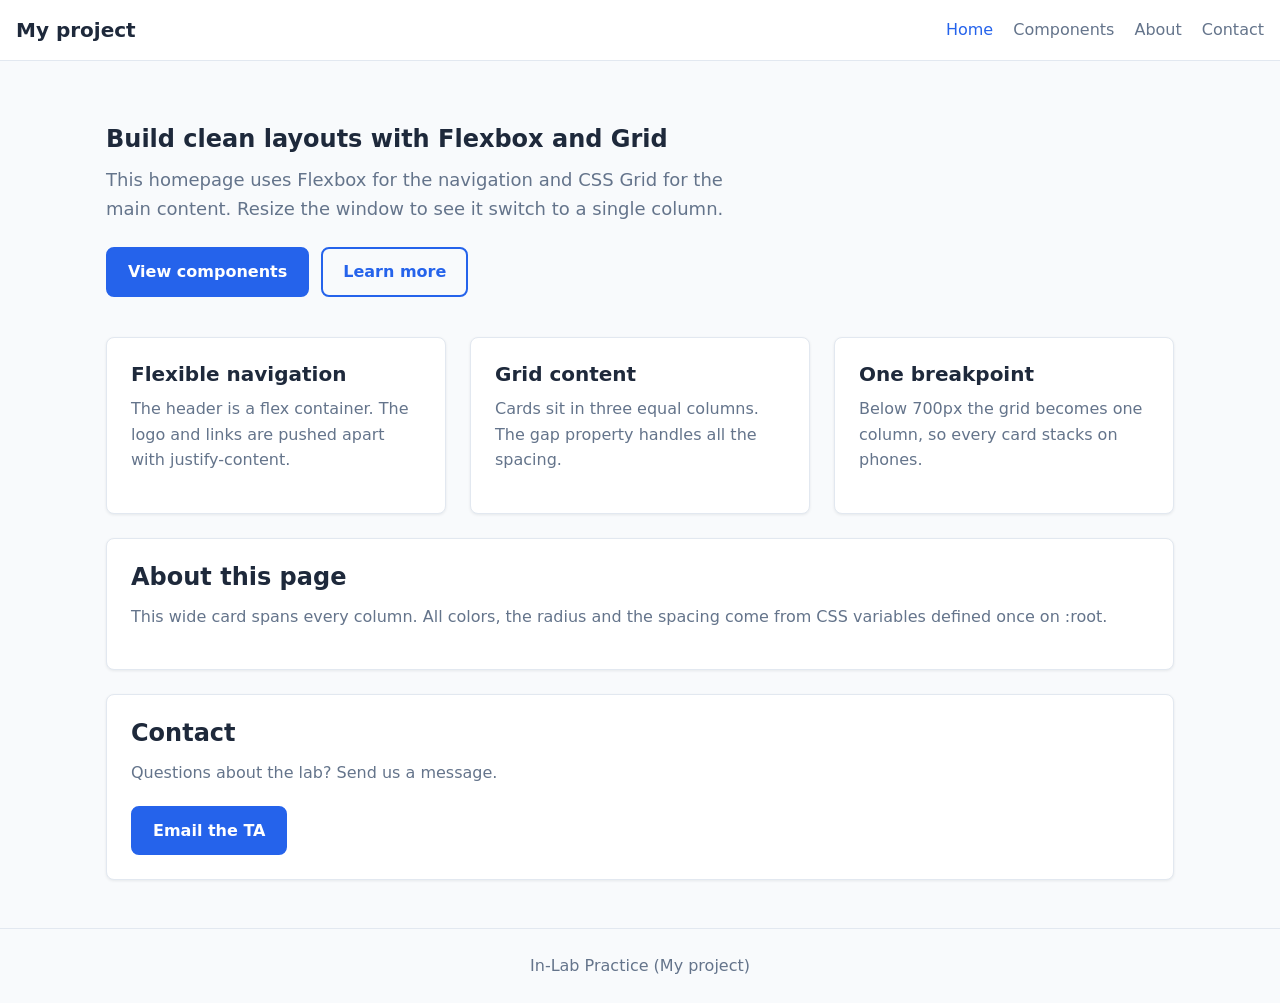
<file: index.html>
<!DOCTYPE html>
<html lang="en">

<head>
    <meta charset="UTF-8">
    <meta name="viewport" content="width=device-width, initial-scale=1">
    <title>My project - Home</title>
    <link rel="stylesheet" href="style.css">
</head>

<body>
    <!-- 2B, 2C and 2D go here -->



    <header class="site-header">
        <a class="logo" href="index.html">My project</a>
        <nav>
            <ul>
                <li><a class="active" href="index.html">Home</a></li>
                <li><a href="components.html">Components</a></li>
                <li><a href="about.html">About</a></li>
                <li><a href="contact.html">Contact</a></li>
            </ul>
        </nav>
    </header>

    <div class="container">
        <section class="hero">
            <h1>Build clean layouts with Flexbox and Grid</h1>
            <p>This homepage uses Flexbox for the navigation and CSS Grid for the
                main content. Resize the window to see it switch to a single column.</p>
            <div class="actions">
                <a class="btn" href="components.html">View components</a>
                <a class="btn btn-outline" href="#about">Learn more</a>
            </div>
        </section>
        <main class="grid">
            <article class="card">
                <h3>Flexible navigation</h3>
                <p>The header is a flex container. The logo and links are pushed apart
                    with justify-content.</p>
            </article>
            <article class="card">
                <h3>Grid content</h3>
                <p>Cards sit in three equal columns. The gap property handles all the
                    spacing.</p>
            </article>
            <article class="card">
                <h3>One breakpoint</h3>
                <p>Below 700px the grid becomes one column, so every card stacks on
                    phones.</p>
            </article>
            <section class="card wide" id="about">
                <h2>About this page</h2>
                <p>This wide card spans every column. All colors, the radius and the spacing come from CSS variables
                    defined once on :root.</p>
            </section>
            <section class="card wide" id="contact">
                <h2>Contact</h2>
                <p>Questions about the lab? Send us a message.</p>
                <a class="btn" href="mailto:ta@example.com">Email the TA</a>
            </section>
        </main>

    </div>

</body>
<footer class="site-footer">
    <div class="container">In-Lab Practice (My project)</div>
</footer>

</html>
</file>
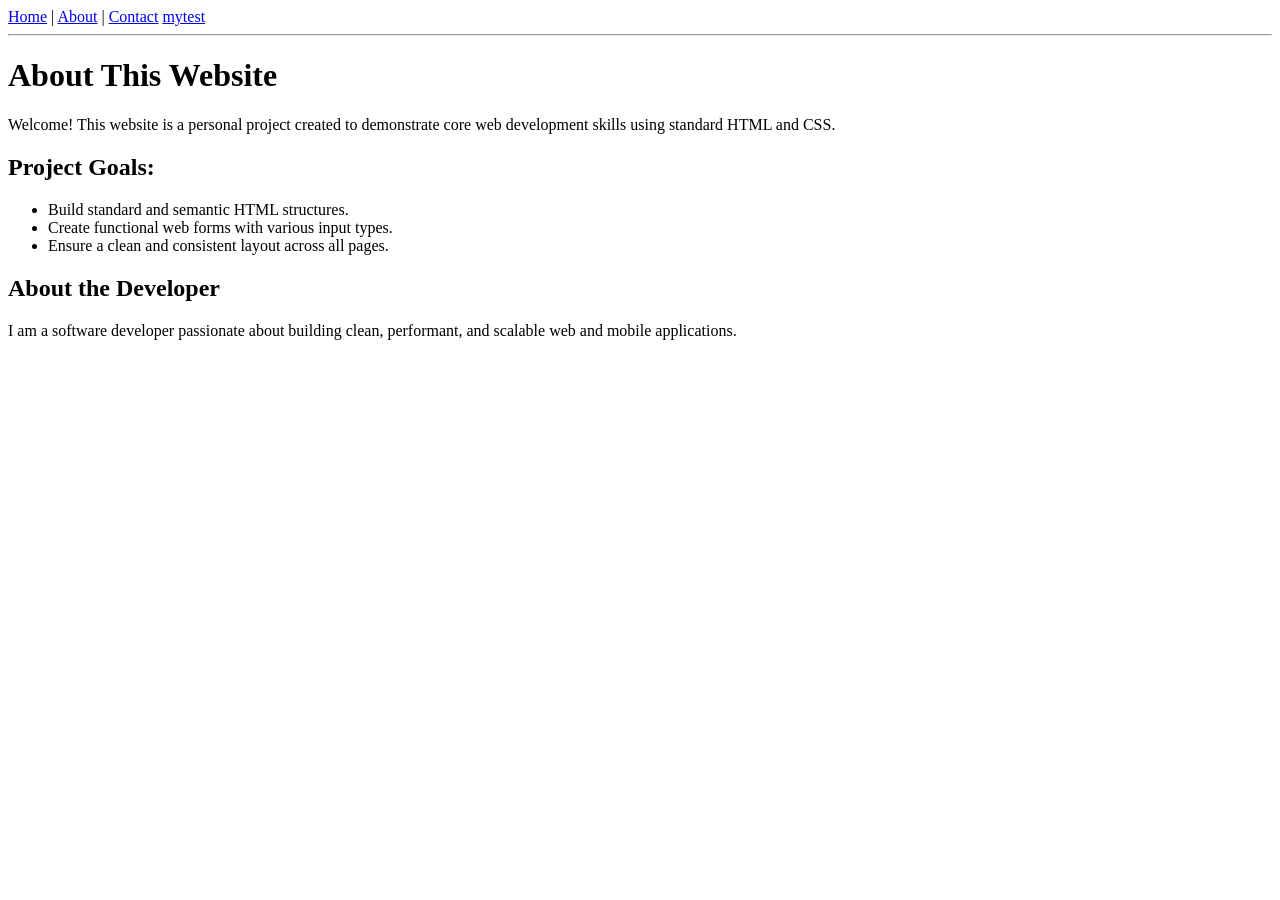
<file: about.html>
<!DOCTYPE html>
<html lang="en">
<head>
    <meta charset="UTF-8">
    <title>About Us</title>
</head>
<body>

    <!-- Navigation Bar -->
    <nav>
         <a href="index.html">Home</a> | 
        <a href="about.html">About</a> | 
        <a href="contact.html">Contact</a>
        <a href="MyTest.html">mytest</a>
    </nav>
    <hr>

    <!-- Main Content -->
    <main>
        <h1>About This Website</h1>
        
        <p>Welcome! This website is a personal project created to demonstrate core web development skills using standard HTML and CSS.</p>

        <h2>Project Goals:</h2>
        <ul>
            <li>Build standard and semantic HTML structures.</li>
            <li>Create functional web forms with various input types.</li>
            <li>Ensure a clean and consistent layout across all pages.</li>
        </ul>

        <h2>About the Developer</h2>
        <p>I am a software developer passionate about building clean, performant, and scalable web and mobile applications.</p>
    </main>

</body>
</html>
</file>
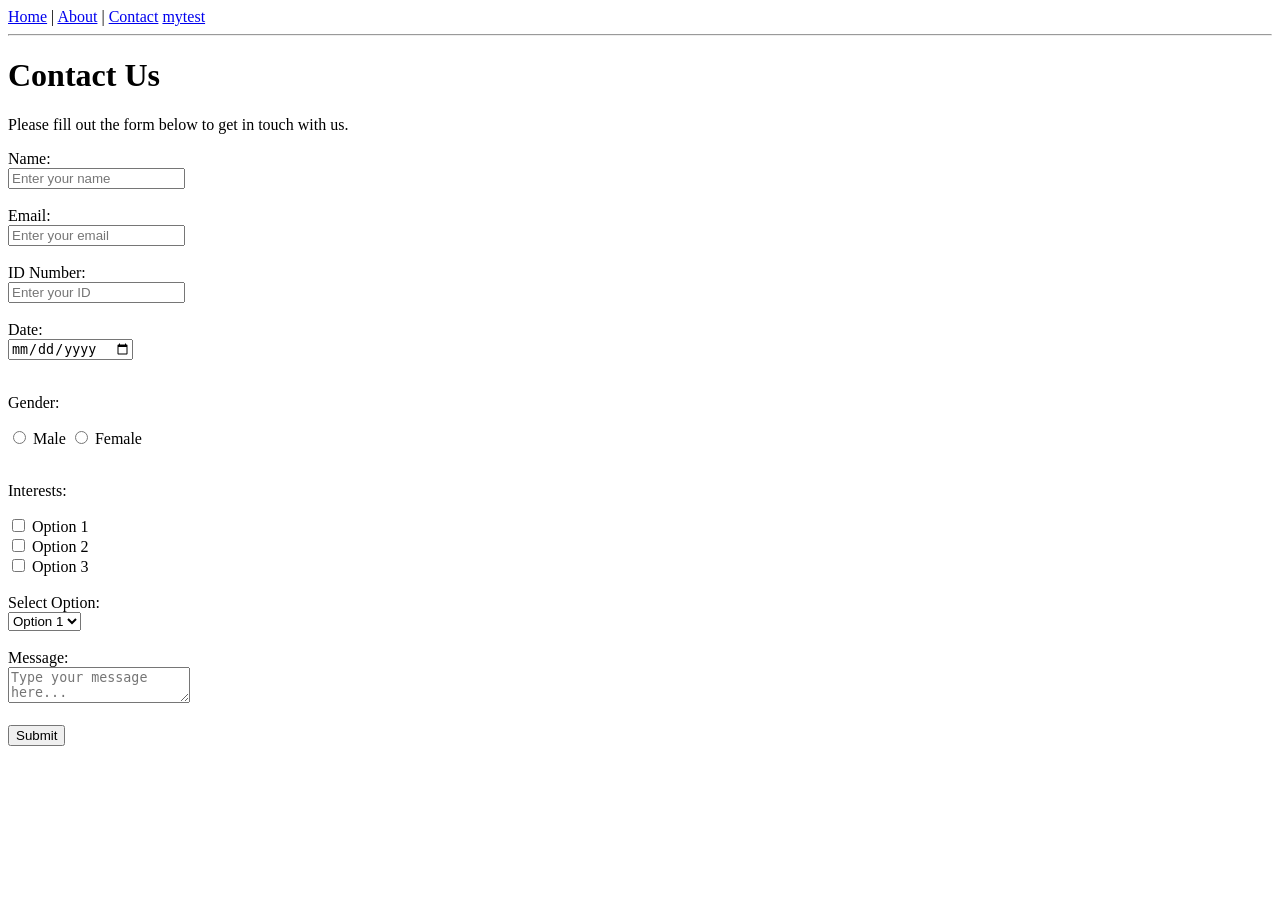
<file: contact.html>
<!DOCTYPE html>
<html lang="en">
<head>
    <meta charset="UTF-8">
    <title>Contact Us</title>
</head>
<body>

    <!-- Navigation Bar -->
    <nav>
         <a href="index.html">Home</a> | 
        <a href="about.html">About</a> | 
        <a href="contact.html">Contact</a>
        <a href="MyTest.html">mytest</a>
    </nav>
    <hr>

    <!-- Main Content -->
    <main>
        <h1>Contact Us</h1>
        <p>Please fill out the form below to get in touch with us.</p>

        <form>
            <label for="name">Name:</label><br>
            <input type="text" id="name" name="username" placeholder="Enter your name" required>
            <br><br>

            <label for="email">Email:</label><br>
            <input type="email" id="email" name="user_email" placeholder="Enter your email" required>
            <br><br>

            <label for="id_num">ID Number:</label><br>
            <input type="number" id="id_num" name="user_id" placeholder="Enter your ID">
            <br><br>

            <label for="birthdate">Date:</label><br>
            <input type="date" id="birthdate" name="birth_date">
            <br><br>

            <p>Gender:</p>
            <input type="radio" id="male" name="gender" value="male">
            <label for="male">Male</label>
            
            <input type="radio" id="female" name="gender" value="female">
            <label for="female">Female</label>
            <br><br>

            <p>Interests:</p>
            <input type="checkbox" id="option1" name="interest" value="option1">
            <label for="option1">Option 1</label><br>

            <input type="checkbox" id="option2" name="interest" value="option2">
            <label for="option2">Option 2</label><br>

            <input type="checkbox" id="option3" name="interest" value="option3">
            <label for="option3">Option 3</label>
            <br><br>

            <label for="category">Select Option:</label><br>
            <select id="category" name="selected_category">
                <option value="1">Option 1</option>
                <option value="2">Option 2</option>
                <option value="3">Option 3</option>
                <option value="4">Option 4</option>
            </select>
            <br><br>

            <label for="message">Message:</label><br>
            <textarea id="message" name="user_message" placeholder="Type your message here..."></textarea>
            <br><br>

            <button type="submit">Submit</button>
        </form>
    </main>

</body>
</html>
</file>
<file: style.css>
:root {
    --primary: #2563eb;
    --bg: #f8fafc;
    --text: #1e293b;
    --radius: 8px;
    /* extra variables we will also use */
    --primary-dark: #1d4ed8;
    --surface: #ffffff;
    --border: #e2e8f0;
    --muted: #64748b;
    --space: 16px;
}

* {
    box-sizing: border-box;
}

body {
    margin: 0;
    font-family: system-ui, -apple-system, "Segoe UI", sans-serif;
    background: var(--bg);
    color: var(--text);
    line-height: 1.6;
}

h1,
h2,
h3 {
    line-height: 1.2;
    margin: 0 0 .5em;
}

p {
    margin: 0 0 1em;
}

a {
    color: var(--primary);
}

.container {
    max-width: 1100px;
    margin: 0 auto;
    padding: 0 var(--space);
}




/* ---------- Navigation = FLEXBOX ---------- */
.site-header {
    display: flex;
    justify-content: space-between;
    /* logo left, links right */
    align-items: center;
    /* vertically centered */
    flex-wrap: wrap;
    /* wrap if the screen is too narrow */
    gap: var(--space);
    padding: 14px var(--space);
    background: var(--surface);
    border-bottom: 1px solid var(--border);
}

.logo {
    font-weight: 700;
    font-size: 1.25rem;
    color: var(--text);
    text-decoration: none;


}

.site-header ul {
    display: flex;
    gap: 20px;
    list-style: none;
    margin: 0;
    padding: 0;
}

.site-header a:not(.logo) {
    text-decoration: none;
    color: var(--muted);
    padding: 4px 0;
}

.site-header a:not(.logo):hover,
.site-header a.active {
    color: var(--primary);
    border-bottom: 2px solid var(- -primary);
}


/* ---------- Hero ---------- */
.hero {
    padding: 64px 0 40px;
}

.hero p {
    max-width: 55ch;
    color: var(--muted);
    font-size: 1.125rem;
}

.hero .actions {
    display: flex;
    gap: 12px;
    flex-wrap: wrap;
    margin-top: 24px;
}

/* ---------- Buttons ---------- */
.btn {
    display: inline-block;
    padding: 10px 20px;
    font: inherit;
    font-weight: 600;
    color: #fff;
    background: var(--primary);
    border: 2px solid var(--primary);
    border-radius: var(--radius);
    text-decoration: none;
    cursor: pointer;
    transition: background .15s, border-color .15s;
}

/* hover state (.is-hover lets us show the hover look without a mouse) */
.btn:hover:not(:disabled),
.btn.is-hover {
    background: var(--primary-dark);
    border-color: var(--primary-dark);
}

.btn:focus-visible {
    outline: 3px solid #93b4f8;
    outline-offset: 2px;
}

/* disabled state */
.btn:disabled {
    background: #cbd5e1;
    border-color: #cbd5e1;
    color: #64748b;
    cursor: not-allowed;
}

.btn-outline {
    background: transparent;
    color: var(--primary);
}

.btn-outline:hover:not(:disabled) {
    background: var(--primary);
    color: #fff;
}



/* ---------- Card ---------- */
.card {
    background: var(--surface);
    border: 1px solid var(--border);
    border-radius: var(--radius);
    padding: 24px;
    box-shadow: 0 1px 3px rgba(15, 23, 42, .08);
}

.card h3 {
    font-size: 1.25rem;
}

.card p {
    color: var(--muted);
}

.card .btn {
    margin-top: 4px;
}

/* ---------- Main content = GRID ---------- */
.grid {
    display: grid;
    grid-template-columns: repeat(3, 1fr);
    /* 3 equal columns */
    gap: 24px;
    padding-bottom: 48px;
}

.grid .wide {
    grid-column: 1 / -1;
}

/* from the first line to the last
= full width */
/* ---------- Footer ---------- */
.site-footer {
    border-top: 1px solid var(--border);
    padding: 24px 0;
    color: var(--muted);
    text-align: center;
}




/* ---------- Responsive table ---------- */
.table-wrap {
    overflow-x: auto;
    /* scrolls sideways on small screens */
    border: 1px solid var(--border);
    border-radius: var(--radius);
    background: var(--surface);
}

table {
    width: 100%;
    min-width: 520px;
    border-collapse: collapse;
}

th,
td {
    padding: 12px 16px;
    text-align: left;
}

th {
    background: var(--primary);
    color: #fff;
    white-space: nowrap;
}

tbody tr:nth-child(even) {
    background: var(--bg);
}

/* zebra rows */
tbody tr:hover {
    background: #e0e9fd;
}

.badge {
    padding: 2px 10px;
    border-radius: 999px;
    font-size: .85rem;
    font-weight: 600;
    background: #dcfce7;
    color: #166534;
}

.badge.off {
    background: #fee2e2;
    color: #991b1b;
}

/* ---------- Components page helpers ---------- */
.section {
    padding: 32px 0 8px;
}

.section>h2 {
    margin-bottom: 16px;
}

.row {
    display: flex;
    flex-wrap: wrap;
    gap: 16px;
    align-items: center;
}

.label {
    color: var(--muted);
    font-size: .9rem;
}

.swatches {
    display: grid;
    grid-template-columns: repeat(auto-fit,
            minmax(140px, 1fr));
    gap: 16px;
}

.swatch {
    border: 1px solid var(--border);
    border-radius: var(--radius);
    overflow: hidden;
    background: var(--surface);
}

.swatch i {
    display: block;
    height: 56px;
}

.swatch code {
    display: block;
    padding: 8px 12px;
    font-size: .85rem;
}
</file>
